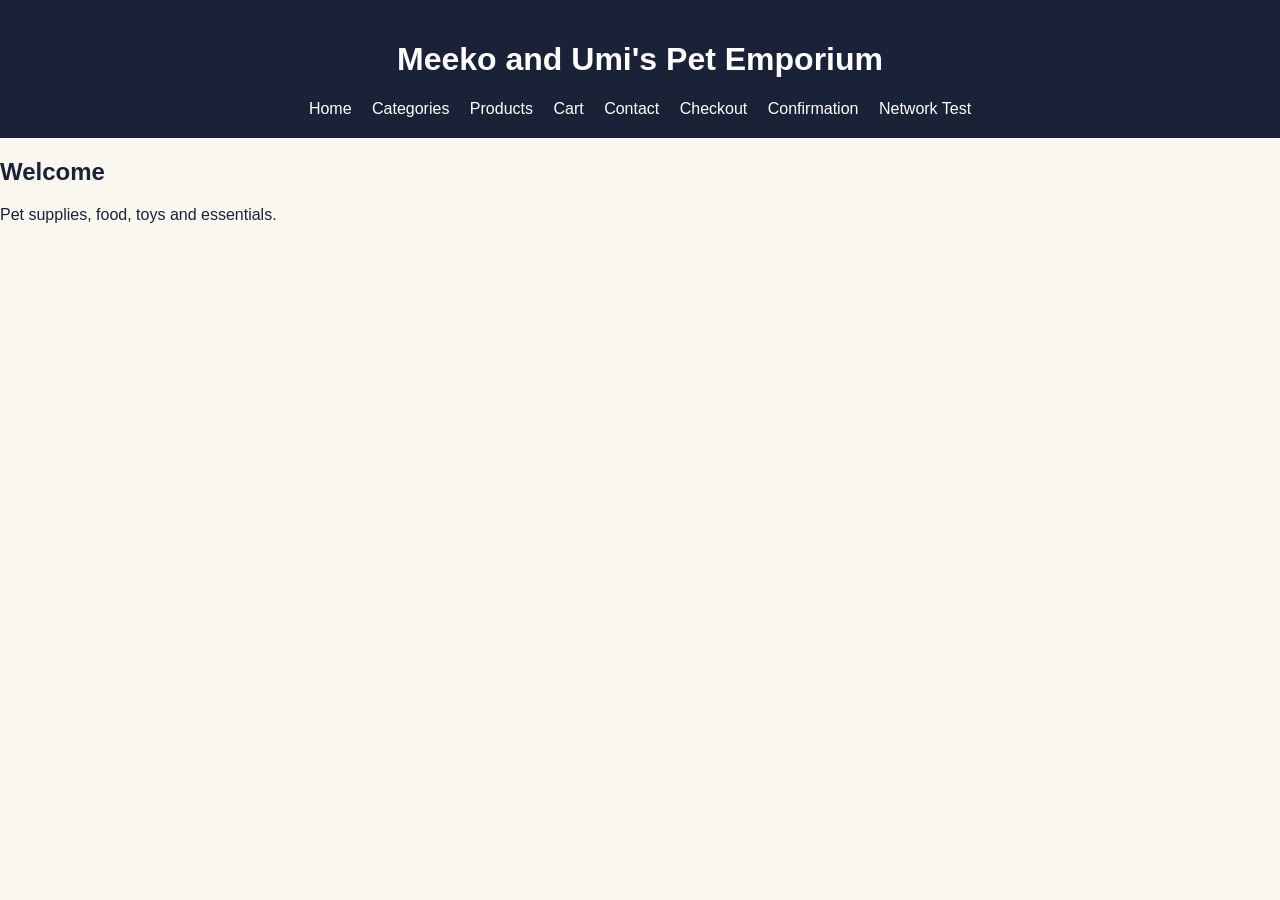
<file: index.html>
<!DOCTYPE html>
<html>
    <head>
        <link rel="stylesheet" href="styles.css">
        <title>Home</title>
    </head>
    <body>
        <header>
            <h1>Meeko and Umi's Pet Emporium</h1>
            <nav>
                <a href="index.html">Home</a>
                <a href="navigation.html">Categories</a>
                <a href="products.html">Products</a>
                <a href="cart.html">Cart</a>
                <a href="contact.html">Contact</a>
                <a href="checkout.html">Checkout</a>
                <a href="confirmation.html">Confirmation</a>
                        <a href="network-test.html">Network Test</a>
        </nav>
        </header>
        <main>
            <h2>Welcome</h2>
            <p>Pet supplies, food, toys and essentials.</p>
        </main>
    </body>
    </html>
</file>
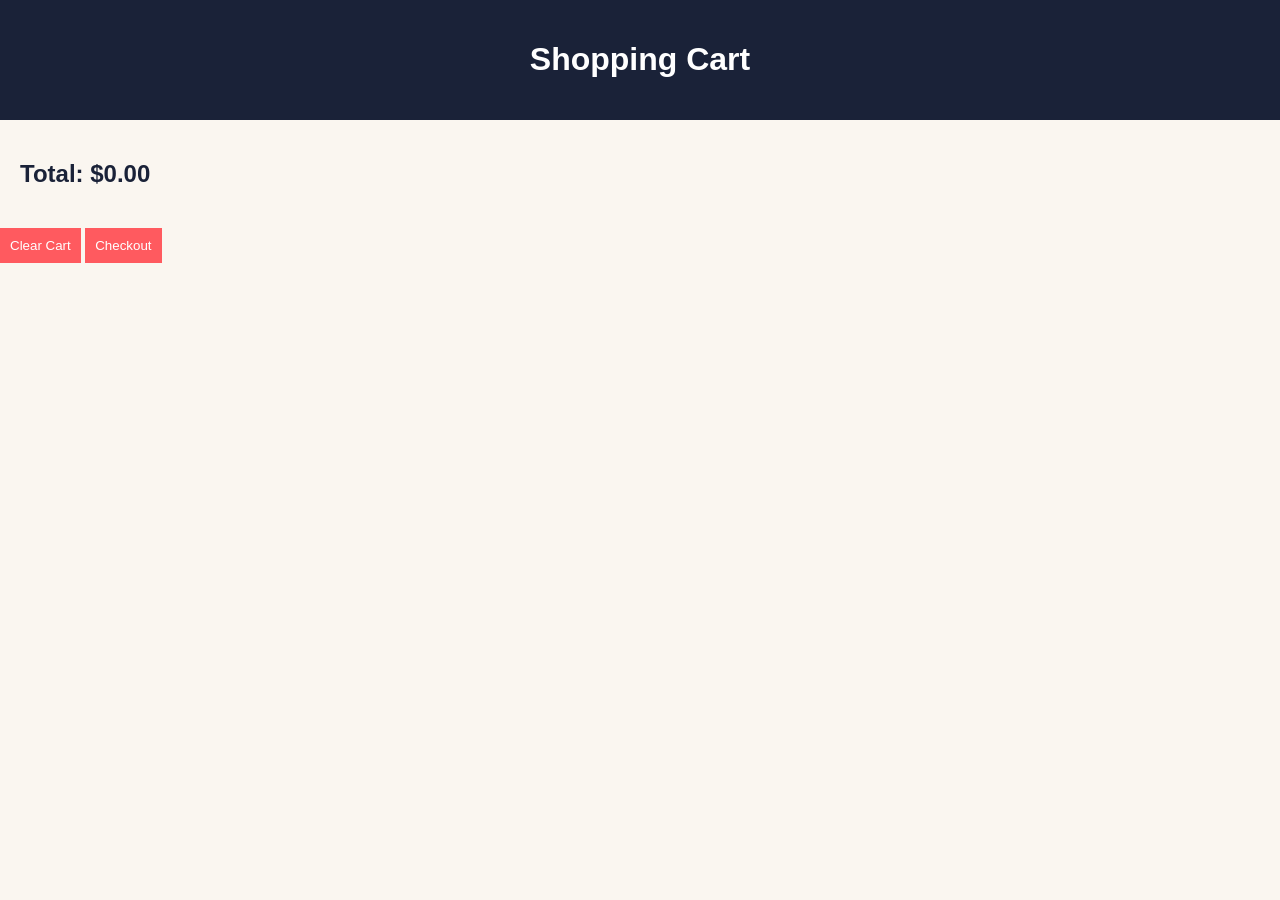
<file: cart.html>
<!DOCTYPE html>
<html>
<head>
<link rel="stylesheet" href="styles.css">
<title>Cart</title>
</head>
<body>

<header>
<h1>Shopping Cart</h1>
</header>

<div id="cartItems"></div>

<h2 id="total"></h2>

<button onclick="clearCart()">Clear Cart</button>

<button onclick="location.href='checkout.html'">
Checkout
</button>

<script>

let cart =
JSON.parse(localStorage.getItem("cart")) || [];

let inventory =
JSON.parse(localStorage.getItem("inventory")) || [];

function saveData(){
localStorage.setItem("cart",JSON.stringify(cart));
localStorage.setItem("inventory",JSON.stringify(inventory));
}

function restoreStock(name,amount){

let product=
inventory.find(p=>p.name===name);

if(product){
product.stock+=amount;
}

}

function changeQty(index,amount){

const item=cart[index];

if(amount>0){

let product=
inventory.find(
p=>p.name===item.name
);

if(product.stock<=0){
alert("Out of Stock");
return;
}

item.quantity++;
product.stock--;

}else{

item.quantity--;

restoreStock(item.name,1);

if(item.quantity<=0){
cart.splice(index,1);
}

}

saveData();
renderCart();
}

function removeItem(index){

const item=cart[index];

restoreStock(item.name,item.quantity);

cart.splice(index,1);

saveData();

renderCart();
}

function clearCart(){

cart.forEach(item=>{

restoreStock(
item.name,
item.quantity
);

});

cart=[];

saveData();

renderCart();
}

function renderCart(){

let total=0;

const container=
document.getElementById("cartItems");

container.innerHTML="";

cart.forEach((item,index)=>{

total+=item.price*item.quantity;

container.innerHTML+=`
<div class="card">

<h3>${item.name}</h3>

<p>Price: $${item.price}</p>

<p>Quantity: ${item.quantity}</p>

<button onclick="changeQty(${index},-1)">-</button>

<button onclick="changeQty(${index},1)">+</button>

<button onclick="removeItem(${index})">
Remove
</button>

</div>
`;

});

document.getElementById("total")
.textContent =
"Total: $" + total.toFixed(2);

}

renderCart();

</script>

</body>
</html>
</file>
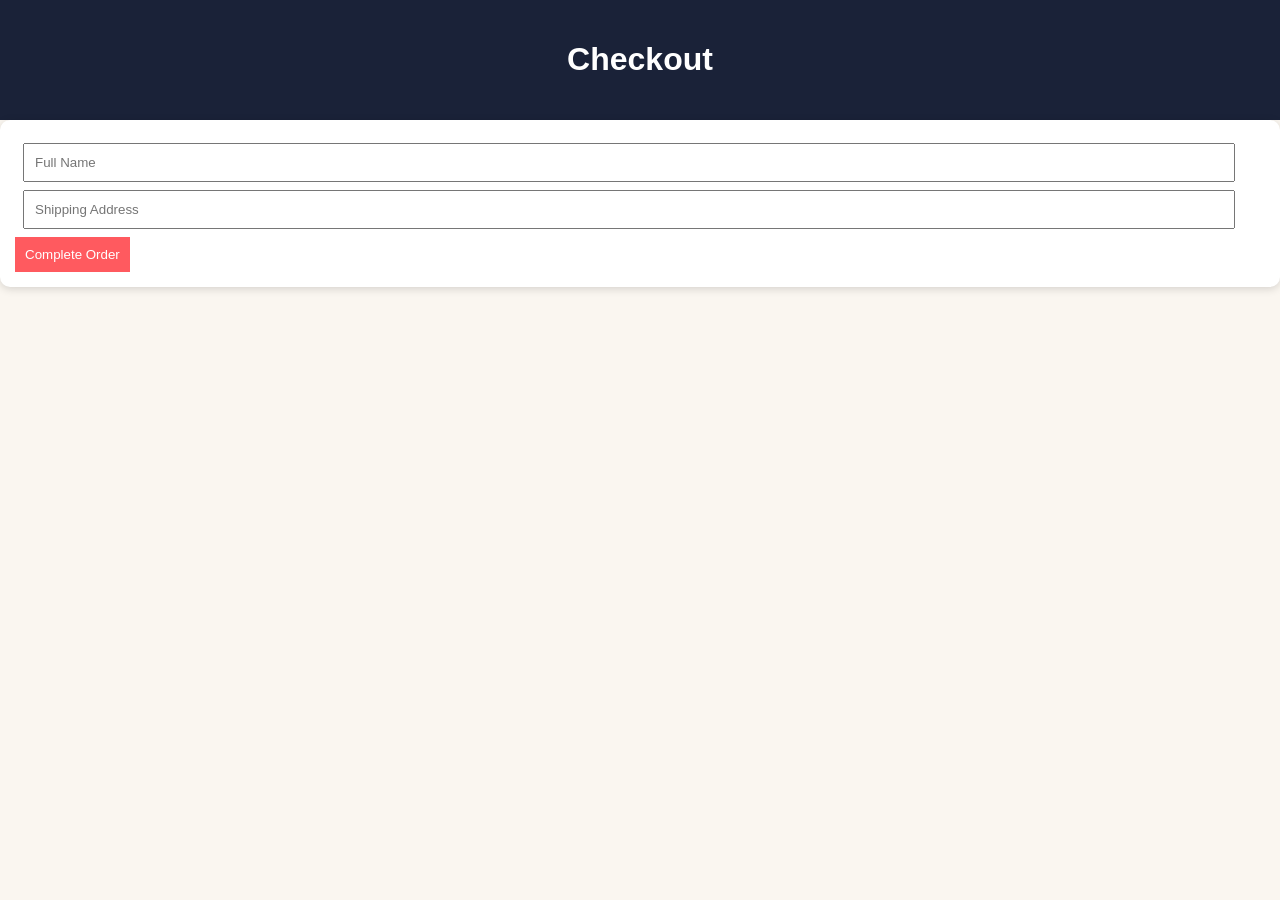
<file: checkout.html>
<!DOCTYPE html>
<html>
<head>
<link rel="stylesheet" href="styles.css">
<title>Checkout</title>
</head>
<body>

<header>
<h1>Checkout</h1>
</header>

<div class="card">

<input
id="name"
placeholder="Full Name">

<input
id="address"
placeholder="Shipping Address">

<button onclick="placeOrder()">
Complete Order
</button>

</div>

<script>

function placeOrder(){

const order={

customer:
document.getElementById("name").value,

address:
document.getElementById("address").value,

items:
JSON.parse(localStorage.getItem("cart"))||[]

};

localStorage.setItem(
"lastOrder",
JSON.stringify(order)
);

localStorage.removeItem("cart");

window.location=
"confirmation.html";
}

</script>

</body>
</html>
</file>
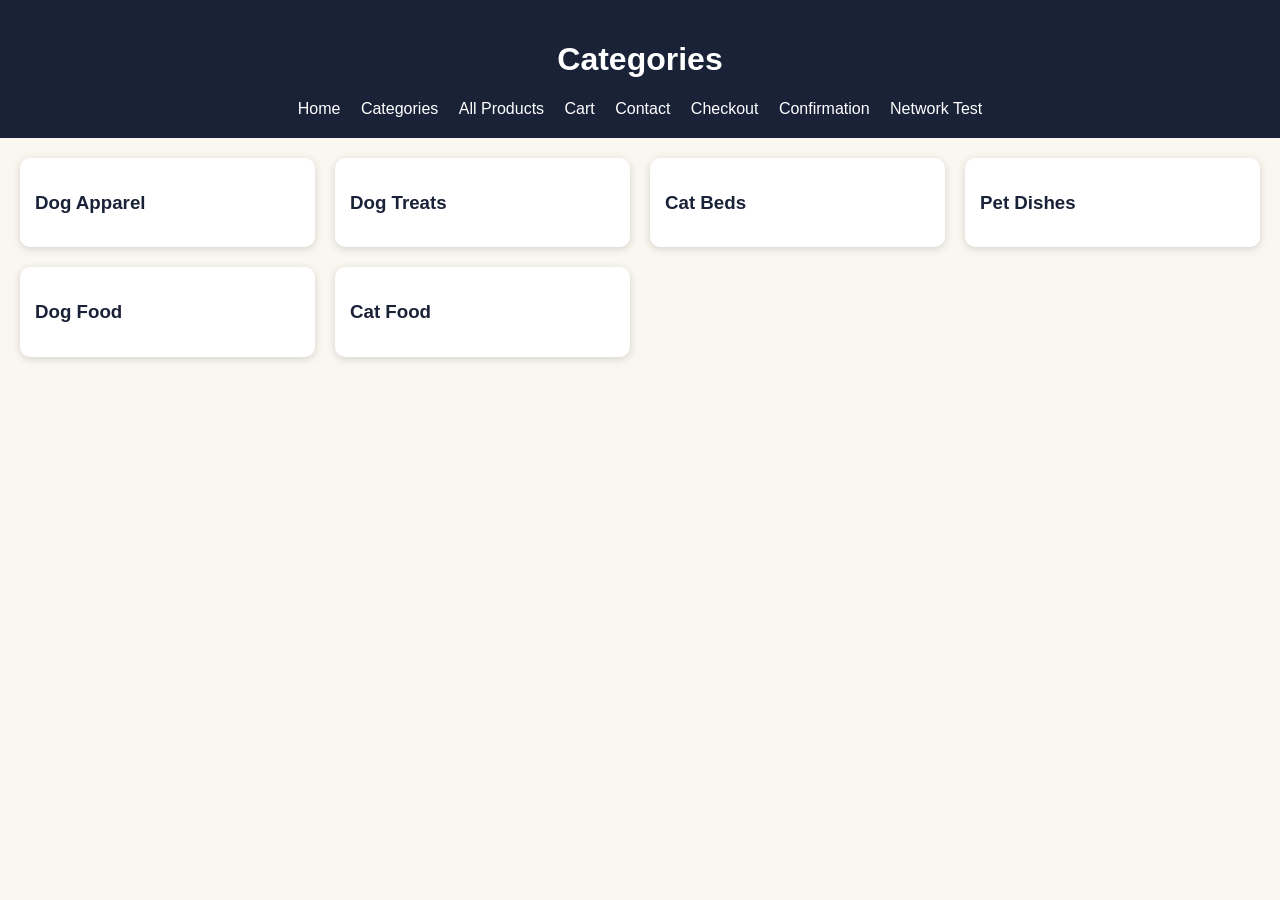
<file: navigation.html>
<!DOCTYPE html>
<html>
<head>
    <link rel="stylesheet" href="styles.css">
    <title>Categories</title>
</head>
<body>

<header>

    <h1>Categories</h1>

    <nav>
        <a href="index.html">Home</a>
        <a href="navigation.html">Categories</a>
        <a href="products.html">All Products</a>
        <a href="cart.html">Cart</a>
        <a href="contact.html">Contact</a>
        <a href="checkout.html">Checkout</a>
        <a href="confirmation.html">Confirmation</a>
                <a href="network-test.html">Network Test</a>
        </nav>

</header>

<div class="grid">

    <a class="card" href="products.html?category=Dog Apparel"><h3>Dog Apparel</h3></a>

    <a class="card" href="products.html?category=Dog Treats"><h3>Dog Treats</h3></a>

    <a class="card" href="products.html?category=Cat Beds"><h3>Cat Beds</h3></a>

    <a class="card" href="products.html?category=Pet Dishes"><h3>Pet Dishes</h3></a>

    <a class="card" href="products.html?category=Dog Food"><h3>Dog Food</h3></a>

    <a class="card" href="products.html?category=Cat Food"><h3>Cat Food</h3></a>
</div>

</body>
</html>
</file>
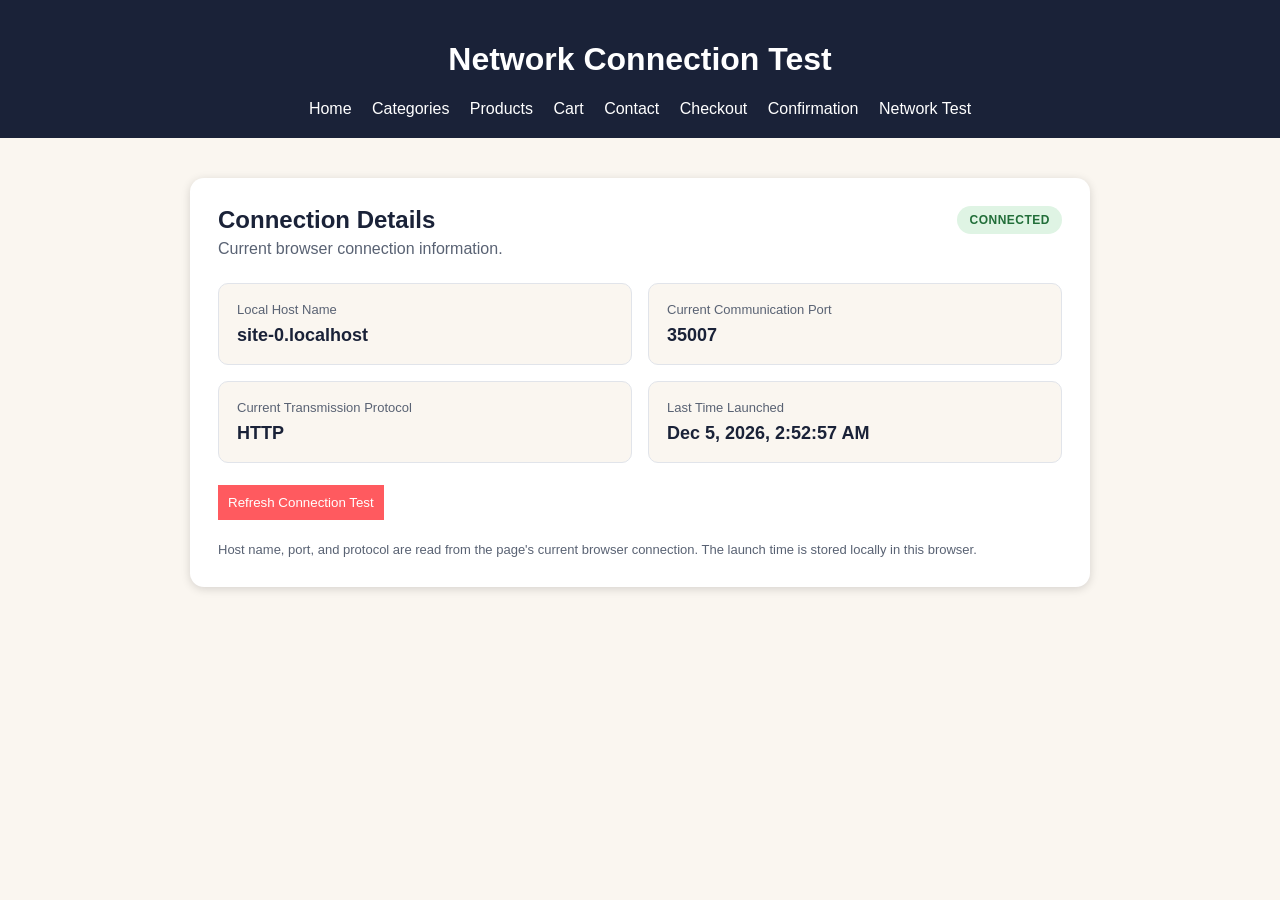
<file: network-test.html>
<!DOCTYPE html>
<html lang="en">
<head>
    <meta charset="UTF-8">
    <meta name="viewport" content="width=device-width, initial-scale=1.0">
    <link rel="stylesheet" href="styles.css">
    <title>Network Connection Test</title>
</head>
<body>
    <header>
        <h1>Network Connection Test</h1>
        <nav>
            <a href="index.html">Home</a>
            <a href="navigation.html">Categories</a>
            <a href="products.html">Products</a>
            <a href="cart.html">Cart</a>
            <a href="contact.html">Contact</a>
            <a href="checkout.html">Checkout</a>
            <a href="confirmation.html">Confirmation</a>
            <a href="network-test.html">Network Test</a>
        </nav>
    </header>

    <main class="network-test">
        <section class="network-card">
            <div class="network-card-header">
                <div>
                    <h2>Connection Details</h2>
                    <p>Current browser connection information.</p>
                </div>
                <span id="connectionStatus" class="connection-status">Checking...</span>
            </div>

            <div class="network-details">
                <div class="network-detail">
                    <span class="network-label">Local Host Name</span>
                    <strong id="hostName">—</strong>
                </div>

                <div class="network-detail">
                    <span class="network-label">Current Communication Port</span>
                    <strong id="communicationPort">—</strong>
                </div>

                <div class="network-detail">
                    <span class="network-label">Current Transmission Protocol</span>
                    <strong id="transmissionProtocol">—</strong>
                </div>

                <div class="network-detail">
                    <span class="network-label">Last Time Launched</span>
                    <strong id="lastLaunched">—</strong>
                </div>
            </div>

            <button type="button" id="refreshConnection">Refresh Connection Test</button>

            <p class="network-note">
                Host name, port, and protocol are read from the page's current browser connection.
                The launch time is stored locally in this browser.
            </p>
        </section>
    </main>

    <script>
        (function () {
            const lastLaunchKey = "meekoUmiNetworkTestLastLaunch";

            function formatDate(value) {
                return new Date(value).toLocaleString(undefined, {
                    dateStyle: "medium",
                    timeStyle: "medium"
                });
            }

            function runConnectionTest() {
                const host = window.location.hostname || "Local file";
                const port = window.location.port ||
                    (window.location.protocol === "https:" ? "443 (default HTTPS)" :
                     window.location.protocol === "http:" ? "80 (default HTTP)" :
                     "N/A");

                const protocol = window.location.protocol.replace(":", "").toUpperCase();
                const now = new Date().toISOString();

                document.getElementById("hostName").textContent = host;
                document.getElementById("communicationPort").textContent = port;
                document.getElementById("transmissionProtocol").textContent = protocol;
                document.getElementById("lastLaunched").textContent = formatDate(now);

                localStorage.setItem(lastLaunchKey, now);

                const status = document.getElementById("connectionStatus");
                status.textContent = window.location.protocol === "file:" ? "LOCAL FILE" : "CONNECTED";
                status.className = "connection-status " +
                    (window.location.protocol === "file:" ? "local" : "connected");
            }

            document.getElementById("refreshConnection").addEventListener("click", runConnectionTest);
            runConnectionTest();
        })();
    </script>
</body>
</html>
</file>
<file: styles.css>
body{
    font-family:Arial;
    background:#FAF6F0;
    color:#1A2238;
    margin:0;
}

header{
    background:#1A2238;
    color:#fff;
    padding:20px;
    text-align:center;
}

nav a{
    color:#fff;
    margin:0 8px;
}

.grid{
    display:grid;
    grid-template-columns:repeat(auto-fit,minmax(250px,1fr));
    gap:20px;
    padding:20px;
}

.card{
    background:#fff;
    padding:15px;
    border-radius:10px;
    box-shadow:0 2px 8px rgba(0,0,0,.15);
    text-decoration:none;
    color:#1A2238;
}

button{
    background:#FF5A5F;
    color:white;
    border:none;
    padding:10px;
}

button:hover{
    cursor:pointer;
}

button:disabled{
    background:#999;
    cursor:not-allowed;
}

input,
textarea{
    display:block;
    width:95%;
    margin:8px;
    padding:10px;
}

.product-image{
    width:100%;
    height:220px;
    object-fit:contain;
    margin-bottom:10px;
}

#total{
    padding:20px;
    font-size:24px;
}
nav a{
    color:#fff;
    margin:0 8px;
    text-decoration:none;
}

nav a:hover{
    text-decoration:underline;
}

.card:hover{
    transform:translateY(-2px);
    transition:0.2s;
}

/* Network Connection Test */
.network-test{
    max-width:900px;
    margin:40px auto;
    padding:0 20px 40px;
}

.network-card{
    background:#fff;
    padding:28px;
    border-radius:14px;
    box-shadow:0 2px 10px rgba(0,0,0,.15);
}

.network-card-header{
    display:flex;
    align-items:flex-start;
    justify-content:space-between;
    gap:20px;
    margin-bottom:25px;
}

.network-card-header h2{
    margin:0 0 6px;
}

.network-card-header p{
    margin:0;
    color:#596273;
}

.connection-status{
    display:inline-block;
    padding:7px 12px;
    border-radius:999px;
    font-size:12px;
    font-weight:bold;
    letter-spacing:.5px;
    background:#eee;
}

.connection-status.connected{
    background:#dff4e4;
    color:#216e39;
}

.connection-status.local{
    background:#fff0d9;
    color:#8a5a00;
}

.network-details{
    display:grid;
    grid-template-columns:repeat(2,minmax(0,1fr));
    gap:16px;
}

.network-detail{
    border:1px solid #e1e4ea;
    border-radius:10px;
    padding:18px;
    background:#FAF6F0;
}

.network-label{
    display:block;
    font-size:13px;
    color:#596273;
    margin-bottom:8px;
}

.network-detail strong{
    display:block;
    font-size:18px;
    overflow-wrap:anywhere;
}

.network-card button{
    margin-top:22px;
}

.network-note{
    margin:20px 0 0;
    color:#596273;
    font-size:13px;
    line-height:1.5;
}

@media (max-width:650px){
    .network-card-header,
    .network-details{
        display:block;
    }

    .connection-status{
        margin-top:15px;
    }

    .network-detail{
        margin-bottom:12px;
    }
}
</file>
